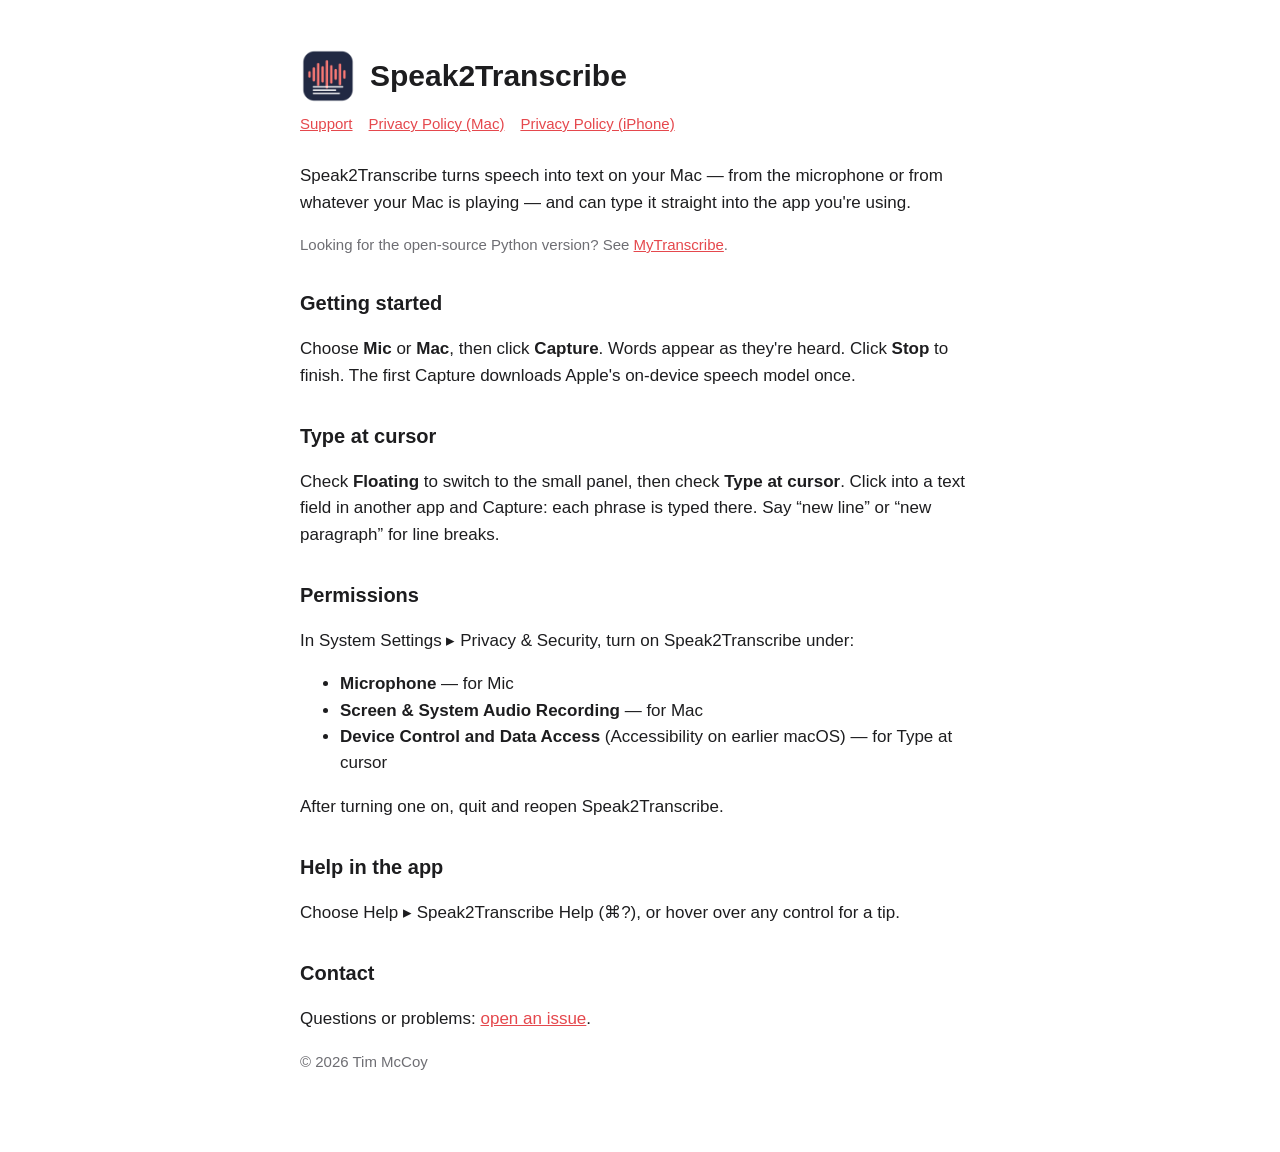
<file: index.html>
<!doctype html>
<html lang="en">
<head>
<meta charset="utf-8">
<meta name="viewport" content="width=device-width, initial-scale=1">
<title>Speak2Transcribe Support</title>
<link rel="stylesheet" href="style.css">
</head>
<body>
<main>
<header><img src="icon.png" alt=""><h1>Speak2Transcribe</h1></header>
<nav><a href="index.html">Support</a><a href="privacy.html">Privacy Policy (Mac)</a><a href="privacy-ios.html">Privacy Policy (iPhone)</a></nav>

<p>Speak2Transcribe turns speech into text on your Mac — from the microphone or from whatever your Mac is playing — and can type it straight into the app you're using.</p>
<p class="muted">Looking for the open-source Python version? See <a href="https://github.com/spurious-cox/MyTranscribe">MyTranscribe</a>.</p>

<h2>Getting started</h2>
<p>Choose <b>Mic</b> or <b>Mac</b>, then click <b>Capture</b>. Words appear as they're heard. Click <b>Stop</b> to finish. The first Capture downloads Apple's on-device speech model once.</p>

<h2>Type at cursor</h2>
<p>Check <b>Floating</b> to switch to the small panel, then check <b>Type at cursor</b>. Click into a text field in another app and Capture: each phrase is typed there. Say “new line” or “new paragraph” for line breaks.</p>

<h2>Permissions</h2>
<p>In System Settings ▸ Privacy &amp; Security, turn on Speak2Transcribe under:</p>
<ul>
<li><b>Microphone</b> — for Mic</li>
<li><b>Screen &amp; System Audio Recording</b> — for Mac</li>
<li><b>Device Control and Data Access</b> (Accessibility on earlier macOS) — for Type at cursor</li>
</ul>
<p>After turning one on, quit and reopen Speak2Transcribe.</p>

<h2>Help in the app</h2>
<p>Choose Help ▸ Speak2Transcribe Help (⌘?), or hover over any control for a tip.</p>

<h2>Contact</h2>
<p>Questions or problems: <a href="https://github.com/spurious-cox/speak2transcribe-support/issues">open an issue</a>.</p>

<p class="muted">© 2026 Tim McCoy</p>
</main>
</body>
</html>
</file>
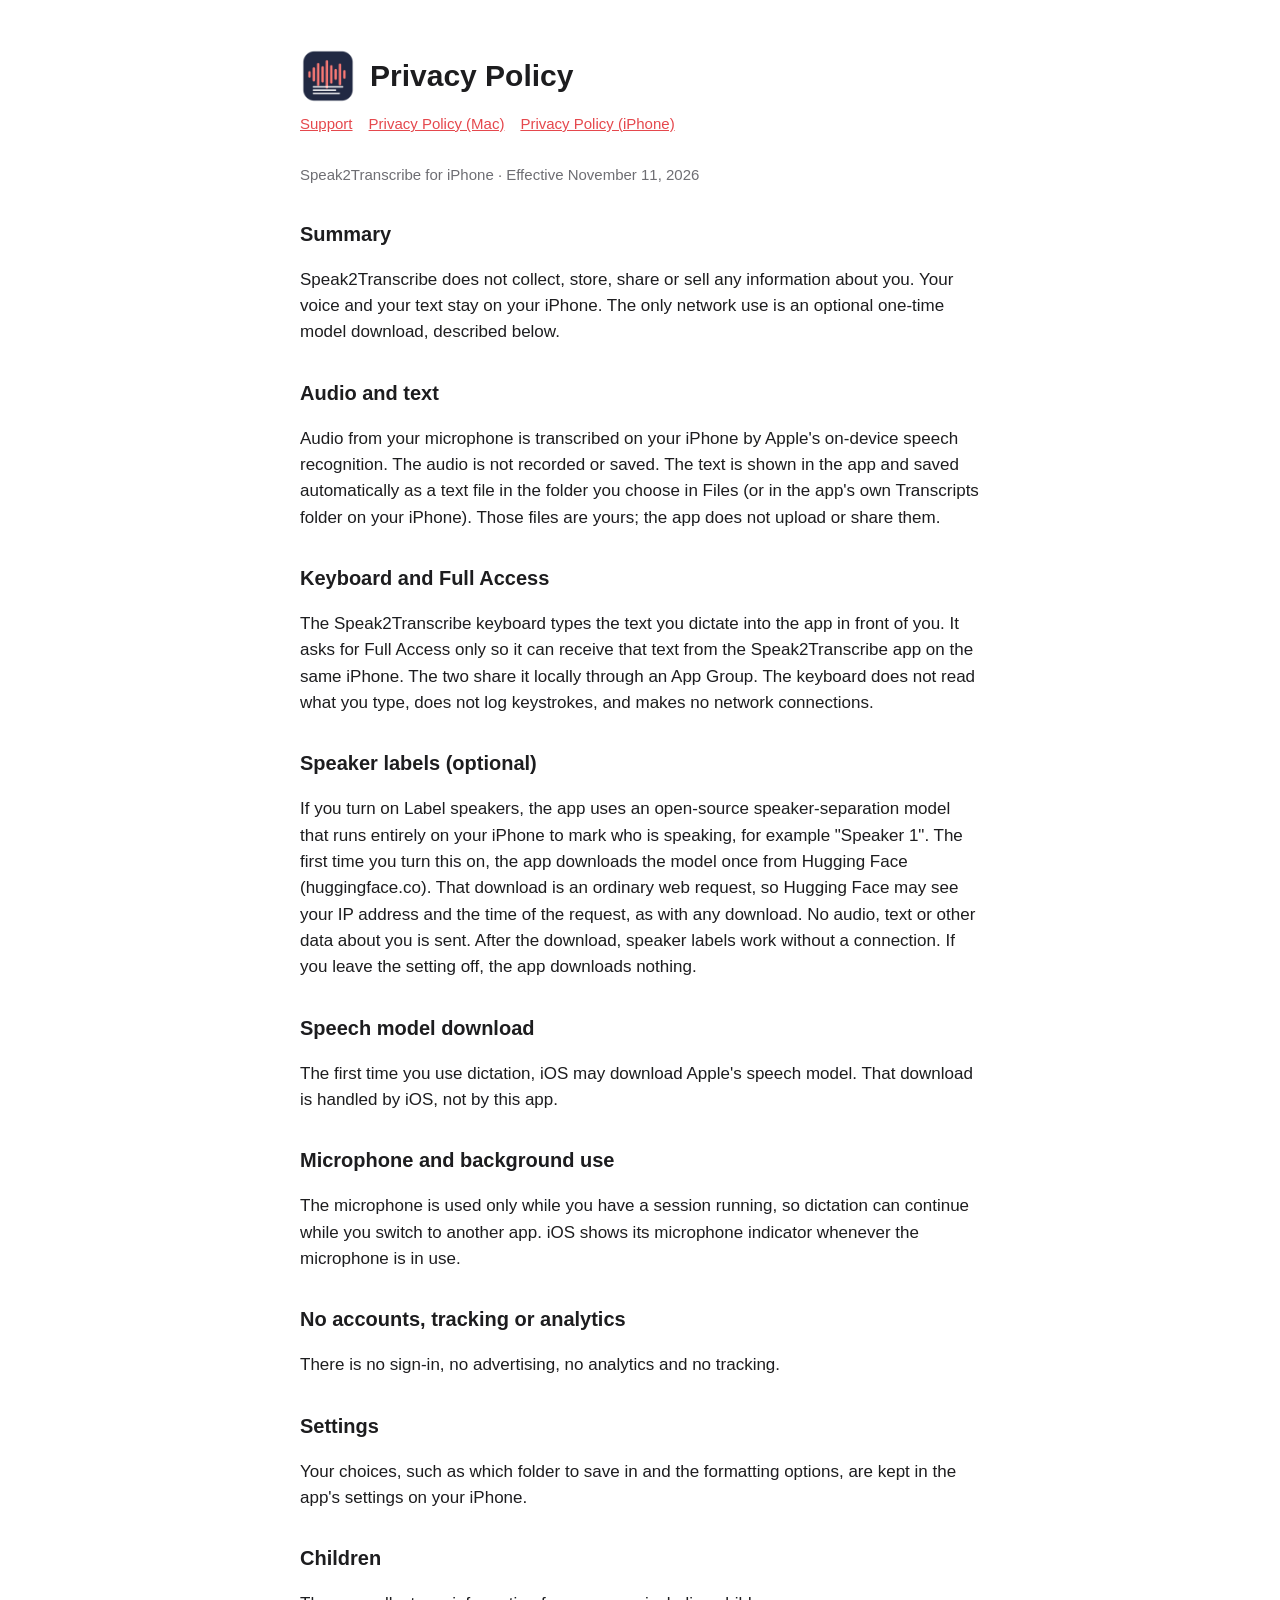
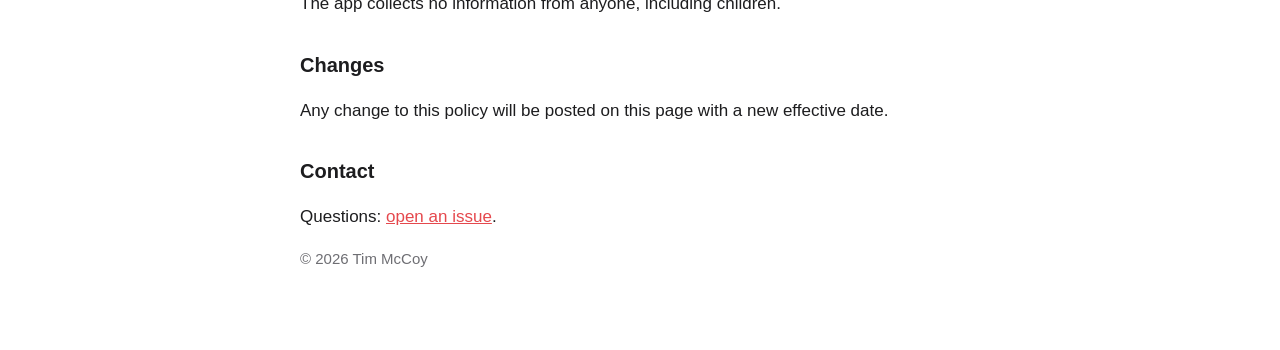
<file: privacy-ios.html>
<!doctype html>
<html lang="en">
<head>
<meta charset="utf-8">
<meta name="viewport" content="width=device-width, initial-scale=1">
<title>Speak2Transcribe for iPhone Privacy</title>
<link rel="stylesheet" href="style.css">
</head>
<body>
<main>
<header><img src="icon.png" alt=""><h1>Privacy Policy</h1></header>
<nav><a href="index.html">Support</a><a href="privacy.html">Privacy Policy (Mac)</a><a href="privacy-ios.html">Privacy Policy (iPhone)</a></nav>
<p class="muted">Speak2Transcribe for iPhone · Effective November 11, 2026</p>

<h2>Summary</h2>
<p>Speak2Transcribe does not collect, store, share or sell any information about you. Your voice and your text stay on your iPhone. The only network use is an optional one-time model download, described below.</p>

<h2>Audio and text</h2>
<p>Audio from your microphone is transcribed on your iPhone by Apple's on-device speech recognition. The audio is not recorded or saved. The text is shown in the app and saved automatically as a text file in the folder you choose in Files (or in the app's own Transcripts folder on your iPhone). Those files are yours; the app does not upload or share them.</p>

<h2>Keyboard and Full Access</h2>
<p>The Speak2Transcribe keyboard types the text you dictate into the app in front of you. It asks for Full Access only so it can receive that text from the Speak2Transcribe app on the same iPhone. The two share it locally through an App Group. The keyboard does not read what you type, does not log keystrokes, and makes no network connections.</p>

<h2>Speaker labels (optional)</h2>
<p>If you turn on Label speakers, the app uses an open-source speaker-separation model that runs entirely on your iPhone to mark who is speaking, for example "Speaker 1". The first time you turn this on, the app downloads the model once from Hugging Face (huggingface.co). That download is an ordinary web request, so Hugging Face may see your IP address and the time of the request, as with any download. No audio, text or other data about you is sent. After the download, speaker labels work without a connection. If you leave the setting off, the app downloads nothing.</p>

<h2>Speech model download</h2>
<p>The first time you use dictation, iOS may download Apple's speech model. That download is handled by iOS, not by this app.</p>

<h2>Microphone and background use</h2>
<p>The microphone is used only while you have a session running, so dictation can continue while you switch to another app. iOS shows its microphone indicator whenever the microphone is in use.</p>

<h2>No accounts, tracking or analytics</h2>
<p>There is no sign-in, no advertising, no analytics and no tracking.</p>

<h2>Settings</h2>
<p>Your choices, such as which folder to save in and the formatting options, are kept in the app's settings on your iPhone.</p>

<h2>Children</h2>
<p>The app collects no information from anyone, including children.</p>

<h2>Changes</h2>
<p>Any change to this policy will be posted on this page with a new effective date.</p>

<h2>Contact</h2>
<p>Questions: <a href="https://github.com/spurious-cox/speak2transcribe-support/issues">open an issue</a>.</p>

<p class="muted">© 2026 Tim McCoy</p>
</main>
</body>
</html>
</file>
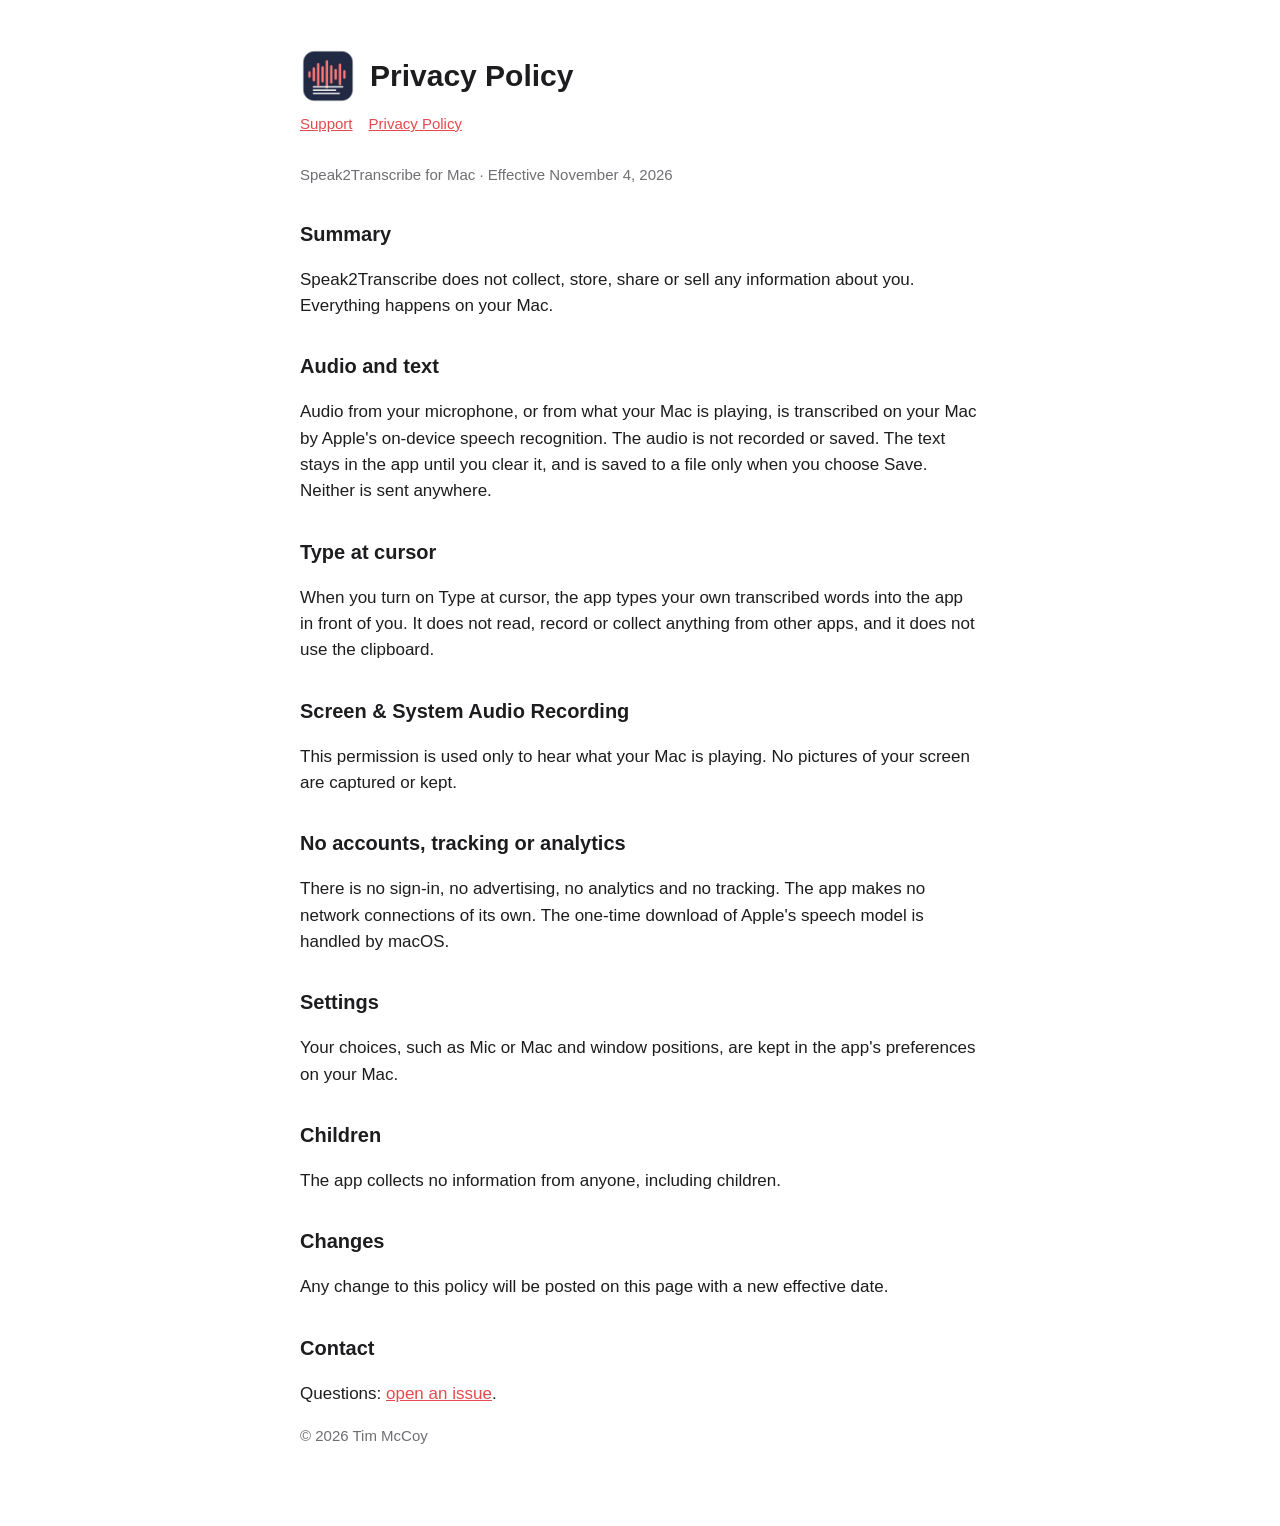
<file: privacy.html>
<!doctype html>
<html lang="en">
<head>
<meta charset="utf-8">
<meta name="viewport" content="width=device-width, initial-scale=1">
<title>Speak2Transcribe Privacy</title>
<link rel="stylesheet" href="style.css">
</head>
<body>
<main>
<header><img src="icon.png" alt=""><h1>Privacy Policy</h1></header>
<nav><a href="index.html">Support</a><a href="privacy.html">Privacy Policy</a></nav>
<p class="muted">Speak2Transcribe for Mac · Effective November 4, 2026</p>

<h2>Summary</h2>
<p>Speak2Transcribe does not collect, store, share or sell any information about you. Everything happens on your Mac.</p>

<h2>Audio and text</h2>
<p>Audio from your microphone, or from what your Mac is playing, is transcribed on your Mac by Apple's on-device speech recognition. The audio is not recorded or saved. The text stays in the app until you clear it, and is saved to a file only when you choose Save. Neither is sent anywhere.</p>

<h2>Type at cursor</h2>
<p>When you turn on Type at cursor, the app types your own transcribed words into the app in front of you. It does not read, record or collect anything from other apps, and it does not use the clipboard.</p>

<h2>Screen &amp; System Audio Recording</h2>
<p>This permission is used only to hear what your Mac is playing. No pictures of your screen are captured or kept.</p>

<h2>No accounts, tracking or analytics</h2>
<p>There is no sign-in, no advertising, no analytics and no tracking. The app makes no network connections of its own. The one-time download of Apple's speech model is handled by macOS.</p>

<h2>Settings</h2>
<p>Your choices, such as Mic or Mac and window positions, are kept in the app's preferences on your Mac.</p>

<h2>Children</h2>
<p>The app collects no information from anyone, including children.</p>

<h2>Changes</h2>
<p>Any change to this policy will be posted on this page with a new effective date.</p>

<h2>Contact</h2>
<p>Questions: <a href="https://github.com/spurious-cox/speak2transcribe-support/issues">open an issue</a>.</p>

<p class="muted">© 2026 Tim McCoy</p>
</main>
</body>
</html>
</file>
<file: style.css>
:root { color-scheme: light dark; --fg: #1d1d1f; --muted: #6e6e73; --bg: #ffffff; --accent: #e5484d; }
@media (prefers-color-scheme: dark) { :root { --fg: #f5f5f7; --muted: #a1a1a6; --bg: #1c1c1e; } }
body { margin: 0; background: var(--bg); color: var(--fg); font: 17px/1.55 -apple-system, BlinkMacSystemFont, "Helvetica Neue", sans-serif; }
main { max-width: 680px; margin: 0 auto; padding: 48px 20px 64px; }
header { display: flex; align-items: center; gap: 14px; margin-bottom: 8px; }
header img { width: 56px; height: 56px; }
h1 { font-size: 30px; margin: 0; }
h2 { font-size: 20px; margin: 32px 0 8px; }
p, li { color: var(--fg); }
.muted { color: var(--muted); font-size: 15px; }
a { color: var(--accent); }
nav { margin: 4px 0 28px; font-size: 15px; }
nav a { margin-right: 16px; }
</file>
